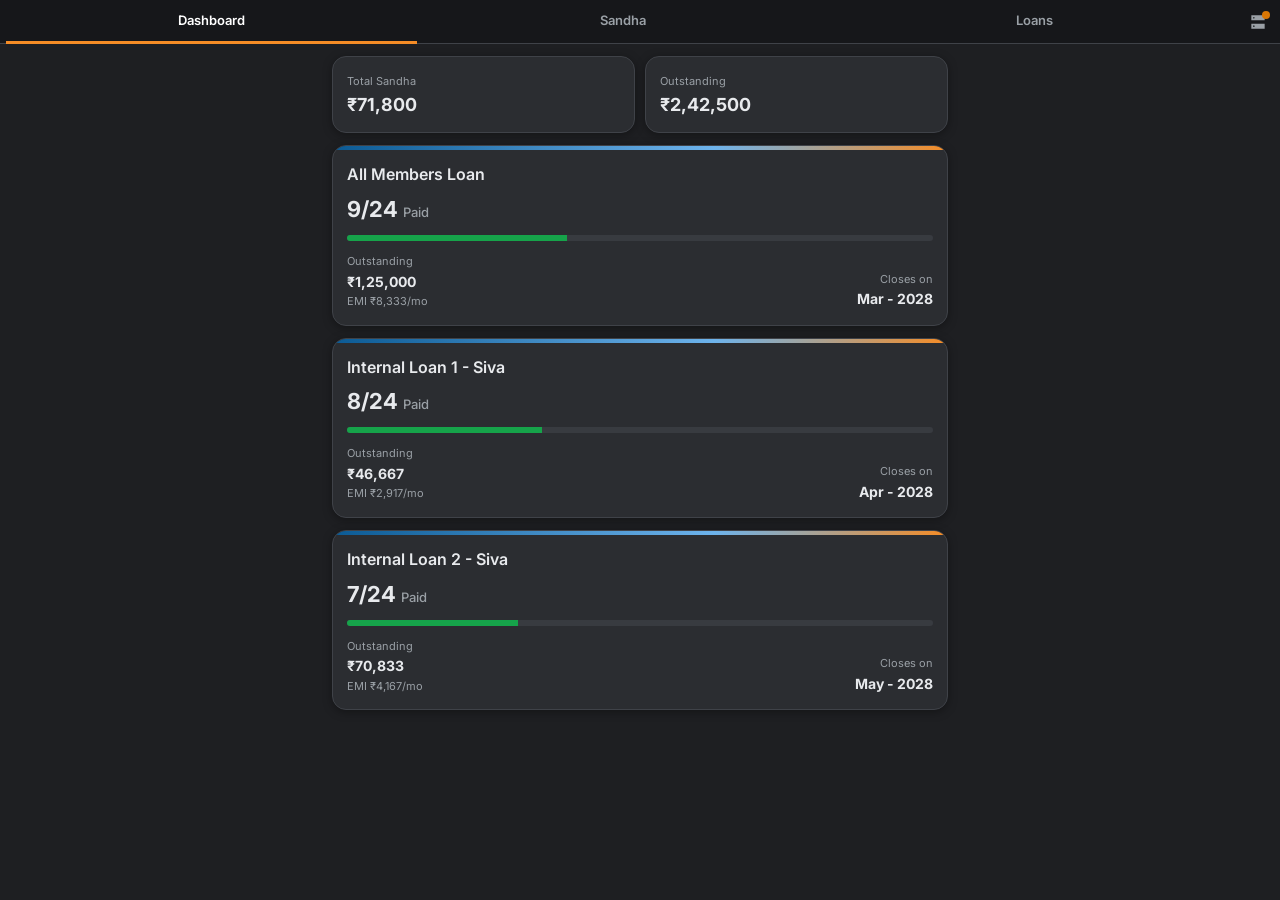
<file: sss.html>
<!DOCTYPE html>
<html lang="en">
<head>
<meta charset="utf-8">
<meta name="viewport" content="width=device-width, initial-scale=1, viewport-fit=cover">
<meta name="theme-color" content="#1e1f22">
<title>SSS Funds</title>
<link rel="preconnect" href="https://fonts.googleapis.com">
<link rel="preconnect" href="https://fonts.gstatic.com" crossorigin>
<link href="https://fonts.googleapis.com/css2?family=Inter:wght@400;500;600;700&display=swap" rel="stylesheet">
<link href="theme.css" rel="stylesheet">
<style>
/* Dark Gray override of the silver theme tokens */
:root{
  --surface:#2b2d31; --surface-page:#1e1f22; --surface-subtle:#383b40; --surface-inverse:#16171a;
  --color-border-light:#3f4248;
  --color-text-dark:#e8eaed; --color-text-muted:#9aa0a6; --color-text-placeholder:#6f757c;
  --color-text-blue:#6db3ec; --color-primary:#0b5a94; --color-accent-blue:#0e6bb0;
  --shadow-raised:0 2px 10px rgba(0,0,0,.35); --shadow-focus:0 0 0 2px rgba(109,179,236,.3);
  --focus-ring:3px solid rgba(109,179,236,.45);
}
body{font-size:14px;padding-bottom:calc(80px + env(safe-area-inset-bottom,0px))}
.topbar{position:sticky;top:0;z-index:60;display:flex;align-items:center;height:calc(44px + env(safe-area-inset-top,0px));
  padding:env(safe-area-inset-top,0px) 4px 0 6px;background:var(--surface-inverse);border-bottom:1px solid var(--color-border-light)}
.tabs{display:flex;flex:1;min-width:0}
.tab{flex:1;height:44px;font:600 13px var(--font-sans);color:var(--color-text-muted);background:none;border:0;border-bottom:3px solid transparent;cursor:pointer}
.tab.on{color:#fff;border-bottom-color:var(--color-accent-orange)}
.dot{width:8px;height:8px;border-radius:50%;background:var(--status-warning);position:absolute;top:7px;right:6px}
.dot.ok{background:var(--status-success)}
.wrap{padding:12px;max-width:640px;margin:0 auto}
.stats{display:grid;grid-template-columns:1fr 1fr;gap:10px;margin-bottom:12px}
.stat{padding:12px 14px}.stat b{display:block;font-size:18px}
.grid{display:grid;gap:12px}
.loan{overflow:hidden}.loan .card__body{padding:14px}
.big{font-size:22px;font-weight:700}
.bar{height:6px;border-radius:3px;background:var(--surface-subtle);overflow:hidden;margin:8px 0 12px}
.bar i{display:block;height:100%;background:var(--status-success)}
.row{display:flex;justify-content:space-between;align-items:flex-end;gap:10px}
.sec{display:flex;justify-content:space-between;align-items:center;margin-bottom:10px}.sec h2{margin:0}
.item{display:flex;align-items:center;gap:10px;padding:12px 14px;margin-bottom:8px}
.item .no{width:22px;color:var(--color-text-muted);font-size:12px}
.item .mid{flex:1;min-width:0}.item .mid div:first-child{font-weight:600;overflow:hidden;text-overflow:ellipsis;white-space:nowrap}
.amt{font-weight:700;text-align:right}
.icon-btn{color:var(--color-text-muted);position:relative}
.modal{max-width:420px}
.toast{position:fixed;left:50%;bottom:calc(20px + env(safe-area-inset-bottom,0px));transform:translateX(-50%);z-index:200;background:var(--surface-subtle);border:1px solid var(--color-border-light);padding:8px 14px;border-radius:var(--radius-pill);font-size:12px}
</style>
</head>
<body>
<nav class="topbar">
  <div class="tabs">
    <button class="tab on" data-t="dash">Dashboard</button>
    <button class="tab" data-t="mem">Sandha</button>
    <button class="tab" data-t="loan">Loans</button>
  </div>
  <button class="icon-btn" id="storeBtn" aria-label="Storage"><svg width="20" height="20" viewBox="0 0 24 24" fill="currentColor"><path d="M4 4h16v6H4zm0 10h16v6H4zM7 7v.01M7 17v.01" stroke="currentColor" stroke-width="0"/><circle cx="7" cy="7" r="1" fill="#2b2d31"/><circle cx="7" cy="17" r="1" fill="#2b2d31"/></svg><span class="dot" id="dot"></span></button>
</nav>
<main class="wrap" id="view"></main>

<script>
const RATE = 200;                         // Sandha per month
const MON = ['Jan','Feb','Mar','Apr','May','Jun','Jul','Aug','Sep','Oct','Nov','Dec'];
const $ = s => document.querySelector(s);
const esc = s => String(s).replace(/[&<>"']/g, c => ({'&':'&amp;','<':'&lt;','>':'&gt;','"':'&quot;',"'":'&#39;'}[c]));
const inr = n => '₹' + Math.round(n).toLocaleString('en-IN');
const mi = ym => { const [y,m] = ym.split('-').map(Number); return y*12 + m - 1; };
const fromMi = n => `${Math.floor(n/12)}-${String(n%12+1).padStart(2,'0')}`;
const fmt = (ym, sep='-') => { const [y,m] = ym.split('-'); return MON[m-1] + sep + y; };
const now = () => { const d = new Date(); return d.getFullYear()*12 + d.getMonth(); };
const uid = () => Date.now().toString(36) + Math.random().toString(36).slice(2,5);

let members = [], loans = [], tab = 'dash', dir = null;

/* ---------- Storage: Google Sheet via Apps Script (browser copy kept as offline cache) ---------- */
const LS = 'sss_funds_v2', CFG = 'sss_cfg';
let cfg = JSON.parse(localStorage.getItem(CFG) || '{}'), synced = false;
const cache = () => localStorage.setItem(LS, JSON.stringify({members, loans}));

async function api(body) {
  const r = await fetch(cfg.url, {method:'POST', headers:{'Content-Type':'text/plain;charset=utf-8'}, body: JSON.stringify({key: cfg.key, ...body})});
  const j = await r.json(); if (!j.ok) throw new Error(j.error || 'Failed'); return j;
}
async function load() {
  if (!cfg.url) return render();
  $('#view').innerHTML = '<div class="loader"><span class="spinner"></span><span class="loader__text">Loading…</span></div>';
  try {
    const j = await api({action:'load'});
    if (!j.members.length && !j.loans.length && (members.length || loans.length)) await api({action:'save', members, loans}); // empty Sheet: upload current data
    else { members = j.members; loans = j.loans; }
    synced = true; cache();
  } catch (e) { synced = false; toast('Offline: ' + e.message); }
  render();
}
async function save() {
  cache(); render();
  if (!cfg.url) return;
  try { await api({action:'save', members, loans}); synced = true; } catch (e) { synced = false; toast('Save failed: ' + e.message); }
  render();
}
function exportJson() {
  for (const [n, d] of [['tblMembers.json', members], ['tblLoans.json', loans]]) {
    const a = document.createElement('a'); a.href = URL.createObjectURL(new Blob([JSON.stringify(d, null, 2)], {type:'application/json'}));
    a.download = n; a.click();
  }
}
function importJson(files) {
  [...files].forEach(f => f.text().then(t => { try {
    const d = JSON.parse(t); if (!Array.isArray(d)) throw 0;
    if (/member/i.test(f.name)) members = d; else if (/loan/i.test(f.name)) loans = d;
    save(); toast('Imported ' + f.name);
  } catch { toast('Invalid file: ' + f.name); } }));
}

/* ---------- Calculations ---------- */
const sandha = m => Math.max(0, now() - mi(m.doj) + 1) * RATE;
function loanInfo(l) {
  const paid = Math.min(l.tenure, Math.max(0, now() - mi(l.date)));
  const emi = l.amount / l.tenure;
  return {paid, emi, out: emi * (l.tenure - paid), close: fromMi(mi(l.date) + l.tenure), done: paid >= l.tenure};
}

/* ---------- Views ---------- */
function render() {
  $('#dot').className = 'dot' + (synced ? ' ok' : '');
  document.querySelectorAll('.tab').forEach(b => b.classList.toggle('on', b.dataset.t === tab));
  const v = $('#view');
  if (tab === 'dash') {
    const out = loans.reduce((s,l) => s + loanInfo(l).out, 0), tot = members.reduce((s,m) => s + sandha(m), 0);
    v.innerHTML = `<div class="stats"><div class="card stat"><span class="text-caption">Total Sandha</span><b>${inr(tot)}</b></div>
      <div class="card stat"><span class="text-caption">Outstanding</span><b>${inr(out)}</b></div></div>
      <div class="grid">${loans.map(l => { const i = loanInfo(l); return `<div class="card loan"><div class="accent-bar"></div><div class="card__body">
        <div class="u-between"><h3 style="margin:0">${esc(l.name)}</h3>${i.done ? '<span class="badge badge--success badge--pill">Closed</span>' : ''}</div>
        <div class="big" style="margin-top:6px">${i.paid}/${l.tenure} <span class="text-muted" style="font-size:13px;font-weight:500">Paid</span></div>
        <div class="bar"><i style="width:${i.paid/l.tenure*100}%"></i></div>
        <div class="row"><div><div class="text-caption">Outstanding</div><b>${inr(i.out)}</b><div class="text-caption">EMI ${inr(i.emi)}/mo</div></div>
        <div style="text-align:right"><div class="text-caption">Closes on</div><b>${fmt(i.close,' - ')}</b></div></div></div></div>`; }).join('') || '<div class="empty">No loans yet</div>'}</div>`;
  } else if (tab === 'mem') {
    v.innerHTML = `<div class="sec"><h2>Sandha Cumulation</h2><button class="btn btn--primary btn--sm" onclick="editMember()">+ Add</button></div>
      ${members.map((m,i) => `<div class="card item"><span class="no">${i+1}</span><div class="mid"><div>${esc(m.name)}</div><div class="text-caption">DOJ ${fmt(m.doj)}</div></div>
        <div class="amt">${inr(sandha(m))}</div>
        <button class="icon-btn" onclick="editMember('${m.id}')" aria-label="Edit">✎</button><button class="icon-btn" onclick="delMember('${m.id}')" aria-label="Delete">🗑</button></div>`).join('') || '<div class="empty">No members yet</div>'}
      <p class="text-caption text-center">${inr(RATE)} per month, counted from the DOJ month</p>`;
  } else {
    v.innerHTML = `<div class="sec"><h2>Loans</h2><button class="btn btn--primary btn--sm" onclick="editLoan()">+ Add</button></div>
      ${loans.map((l,i) => `<div class="card item"><span class="no">${i+1}</span><div class="mid"><div>${esc(l.name)}</div><div class="text-caption">${fmt(l.date)} · ${l.tenure} months</div></div>
        <div class="amt">${inr(l.amount)}</div>
        <button class="icon-btn" onclick="editLoan('${l.id}')" aria-label="Edit">✎</button><button class="icon-btn" onclick="delLoan('${l.id}')" aria-label="Delete">🗑</button></div>`).join('') || '<div class="empty">No loans yet</div>'}`;
  }
}

/* ---------- Modal forms ---------- */
function modal(title, body, onSave, saveLabel = 'Save') {
  closeModal();
  const d = document.createElement('div'); d.className = 'backdrop'; d.id = 'bd';
  d.innerHTML = `<div class="modal"><div class="modal__header"><h3 class="modal__title">${title}</h3><button class="icon-btn" onclick="closeModal()">✕</button></div>
    <div class="modal__body">${body}</div>${onSave ? `<div class="modal__footer"><button class="btn btn--outline" onclick="closeModal()">Cancel</button><button class="btn btn--primary" id="ok">${saveLabel}</button></div>` : ''}</div>`;
  d.addEventListener('click', e => { if (e.target === d) closeModal(); });
  document.body.appendChild(d);
  if (onSave) $('#ok').onclick = () => { if (onSave() !== false) closeModal(); };
}
const closeModal = () => $('#bd')?.remove();
const fld = (id, label, type, val = '', extra = '') => `<div class="field"><label for="${id}">${label}</label><input class="input" id="${id}" type="${type}" value="${esc(val)}" ${extra}></div>`;
const bad = id => { $('#'+id).classList.add('input--invalid'); return false; };

function editMember(id) {
  const m = members.find(x => x.id === id) || {};
  modal(id ? 'Edit Member' : 'Add Member', fld('f1','Name','text',m.name) + fld('f2','Date of Joining','month',m.doj), () => {
    const name = $('#f1').value.trim(), doj = $('#f2').value;
    if (!name) return bad('f1'); if (!doj) return bad('f2');
    if (id) Object.assign(m, {name, doj}); else members.push({id: uid(), name, doj});
    save();
  });
}
function editLoan(id) {
  const l = loans.find(x => x.id === id) || {};
  modal(id ? 'Edit Loan' : 'Add Loan', fld('f1','Loan Name','text',l.name) + fld('f2','Amount (₹)','number',l.amount,'inputmode="numeric" min="1"')
    + fld('f3','Loan Date','month',l.date) + fld('f4','Tenure (months)','number',l.tenure || 24,'inputmode="numeric" min="1"'), () => {
    const name = $('#f1').value.trim(), amount = +$('#f2').value, date = $('#f3').value, tenure = parseInt($('#f4').value);
    if (!name) return bad('f1'); if (!(amount > 0)) return bad('f2'); if (!date) return bad('f3'); if (!(tenure > 0)) return bad('f4');
    if (id) Object.assign(l, {name, amount, date, tenure}); else loans.push({id: uid(), name, amount, date, tenure});
    save();
  });
}
const delMember = id => { const m = members.find(x => x.id === id); if (confirm(`Delete ${m.name}?`)) { members = members.filter(x => x.id !== id); save(); } };
const delLoan = id => { const l = loans.find(x => x.id === id); if (confirm(`Delete ${l.name}?`)) { loans = loans.filter(x => x.id !== id); save(); } };

function storageModal() {
  modal('Google Sheet', `<p class="text-muted">${synced ? '✅ Connected. Every change is saved to your Sheet.' : cfg.url ? '⚠️ Not synced. Check the URL, key and internet.' : 'Paste your Apps Script web app URL and key.'}</p>
    ${fld('c1','Web app URL','url',cfg.url || '','placeholder="https://script.google.com/macros/s/…/exec"')}
    ${fld('c2','Secret key','password',cfg.key || '')}
    <div class="u-col"><button class="btn btn--outline btn--block" id="b2">Export JSON backup</button>
    <label class="btn btn--outline btn--block" style="cursor:pointer">Import JSON files<input type="file" id="b3" accept=".json" multiple hidden></label></div>`,
    () => { cfg = {url: $('#c1').value.trim(), key: $('#c2').value}; localStorage.setItem(CFG, JSON.stringify(cfg)); load(); }, 'Save & connect');
  $('#b2').onclick = exportJson; $('#b3').onchange = e => importJson(e.target.files);
}
function toast(t) { const d = document.createElement('div'); d.className = 'toast'; d.textContent = t; document.body.appendChild(d); setTimeout(() => d.remove(), 2200); }

/* ---------- Init ---------- */
document.querySelectorAll('.tab').forEach(b => b.onclick = () => { tab = b.dataset.t; render(); scrollTo(0,0); });
$('#storeBtn').onclick = storageModal;
(async () => {
  try { const c = JSON.parse(localStorage.getItem(LS)); if (c) { members = c.members || []; loans = c.loans || []; } } catch {}
  if (!localStorage.getItem(LS) && !cfg.url) {   // starter data from the brief
    members = [{id:uid(),name:'Saravanan',doj:'2019-01'},{id:uid(),name:'Sivakumar',doj:'2005-02'}];
    loans = [{id:uid(),name:'All Members Loan',amount:200000,date:'2026-03',tenure:24},
             {id:uid(),name:'Internal Loan 1 - Siva',amount:70000,date:'2026-04',tenure:24},
             {id:uid(),name:'Internal Loan 2 - Siva',amount:100000,date:'2026-05',tenure:24}];
  }
  render(); load();
})();
</script>
</body>
</html>
</file>
<file: theme.css>
/* ============================================================================
   Theme v1.0 — SILVER / LIGHT GRAY variant
   Identical to orion-theme.css except that white surfaces become light gray.
   Only four declarations differ; see the SILVER notes below.
   Implements THEME.md. Drop into any HTML app:

     <link rel="preconnect" href="https://fonts.googleapis.com">
     <link rel="preconnect" href="https://fonts.gstatic.com" crossorigin>
     <link href="https://fonts.googleapis.com/css2?family=Inter:wght@400;500;600;700&display=swap" rel="stylesheet">
     <link href="theme.css" rel="stylesheet">

   Normalised per THEME.md §12: one font stack, one status scale, one shadow tint.
   To embed inside a legacy page instead of theming the document, see §SCOPING.
   ============================================================================ */

/* ---------------------------------------------------------------- TOKENS -- */
:root {
  /* Brand */
  --color-primary: #00416f;
  --color-accent-blue: #002c4a;
  --color-text-blue: #005794;
  --color-accent-orange: #f58c26;

  /* Text */
  --color-text-dark: #001625;
  --color-text-muted: #6b7280;
  --color-text-placeholder: #9aa5b3;

  /* Surfaces */
  --surface: #f4f6f7;        /* SILVER: was #ffffff — cards, menus, modals, inputs */
  --surface-page: #e5e9eb;   /* SILVER: new — page ground, one step deeper than cards */
  --surface-subtle: #dfe8ef; /* SILVER: was #f2f7fa — deepened so hover reads on gray */
  --surface-inverse: #0b2a45;

  /* Borders */
  --color-border-light: #d7dddf;
  --border-inverse: rgba(255, 255, 255, 0.12);

  /* Status */
  --status-danger: #a52834;
  --status-warning: #d97706;
  --status-success: #16a34a;
  --status-info: var(--color-text-blue);
  --status-danger-bg: #fdecea;
  --status-danger-border: #fda29b;
  --status-warning-bg: #fff8ed;
  --status-success-bg: #ecfdf3;

  /* Radii */
  --radius-sm: 4px;
  --radius-md: 6px;
  --radius-lg: 8px;
  --radius-xl: 10px;
  --radius-2xl: 14px;
  --radius-pill: 20px;
  --radius-circle: 50%;

  /* Elevation — blue-tinted, never pure black */
  --shadow-focus: 0 0 0 2px rgba(0, 38, 62, 0.12);
  --shadow-raised: 0 2px 10px rgba(0, 38, 62, 0.08);
  --shadow-menu: 0 8px 24px rgba(0, 38, 62, 0.12);
  --shadow-modal: 0 16px 48px rgba(0, 38, 62, 0.24);
  --shadow-drawer: 4px 0 24px rgba(0, 0, 0, 0.3);
  --focus-ring: 3px solid rgba(0, 65, 111, 0.35);

  /* Scrims */
  --scrim-light: rgba(0, 0, 0, 0.45);
  --scrim: rgba(0, 0, 0, 0.5);
  --scrim-heavy: rgba(0, 0, 0, 0.6);

  /* Motion */
  --ease: ease;
  --dur-fast: 0.15s;
  --dur-medium: 0.18s;
  --dur-slow: 0.2s;
  --dur-drawer: 0.25s;
  --dur-panel: 0.3s;

  /* Type */
  --font-sans: Inter, "SF Pro Display", -apple-system, BlinkMacSystemFont, "Segoe UI",
    Roboto, "Helvetica Neue", Arial, sans-serif;
  --font-mono: Consolas, "Courier New", monospace;

  /* Spacing */
  --space-1: 4px;
  --space-2: 8px;
  --space-3: 12px;
  --space-4: 16px;
  --space-5: 24px;
  --space-6: 32px;

  /* Layout */
  --sidebar-width: 188px;
  --sidebar-width-collapsed: 68px;
  --panel-width: 320px;
}

/* --------------------------------------------------------------- SCOPING --
   Embedding in a legacy page? Delete the :root selector above, wrap your
   markup in <div class="orion">, and re-declare the block on .orion so the
   tokens can't leak into surrounding markup.                                */

/* ------------------------------------------------------------------ BASE -- */
*,
*::before,
*::after {
  box-sizing: border-box;
}

html {
  -webkit-text-size-adjust: 100%;
}

body {
  margin: 0;
  font-family: var(--font-sans);
  font-size: 13px;
  line-height: 1.6;
  color: var(--color-text-dark);
  background: var(--surface-page);
  -webkit-font-smoothing: antialiased;
}

h1, h2, h3, h4, h5, h6 { margin: 0 0 var(--space-2); line-height: 1.35; font-weight: 600; }
h1 { font-size: 22px; font-weight: 700; }
h2 { font-size: 18px; }
h3 { font-size: 16px; }
h4 { font-size: 14px; }
h5, h6 { font-size: 13px; }

p { margin: 0 0 var(--space-3); }

a { color: var(--color-text-blue); text-decoration: none; }
a:hover { text-decoration: underline; }

code, pre, .mono { font-family: var(--font-mono); font-size: 12px; }
pre {
  padding: var(--space-3);
  background: var(--surface-subtle);
  border-left: 3px solid var(--color-text-blue);
  border-radius: var(--radius-md);
  overflow-x: auto;
}

hr { height: 1px; margin: var(--space-4) 0; border: 0; background: var(--color-border-light); }

:focus-visible { outline: var(--focus-ring); outline-offset: 2px; }

/* ------------------------------------------------------------ TYPOGRAPHY -- */
.text-muted { color: var(--color-text-muted); }
.text-blue { color: var(--color-text-blue); }
.text-primary { color: var(--color-primary); }
.text-accent { color: var(--color-accent-orange); }
.text-danger { color: var(--status-danger); }
.text-label { font-size: 12px; font-weight: 600; }
.text-caption { font-size: 11px; color: var(--color-text-muted); }
.text-center { text-align: center; }

/* ---------------------------------------------------------------- LAYOUT -- */
.app-shell { display: flex; height: 100vh; overflow: hidden; }
.app-shell__content { flex: 1; min-width: 0; overflow: hidden; display: flex; flex-direction: column; }

.page {
  display: flex;
  flex-direction: column;
  height: 100%;
  padding: 10px 20px;
  overflow: hidden;
}
/* Fixed chrome must never compress when content is tall. */
.page > .page__header,
.page > .page__toolbar { flex: none; }
.page__body { flex: 1; min-height: 0; display: flex; gap: var(--space-4); overflow: hidden; }
.page__main { flex: 1; min-width: 0; display: flex; flex-direction: column; }
.scroll-area { flex: 1; min-height: 0; overflow: auto; }

.page__header {
  display: flex;
  align-items: center;
  justify-content: space-between;
  gap: var(--space-3);
  padding-bottom: var(--space-2);
}

/* Brand rule — top edge of a card, or under a header. */
.accent-bar {
  height: 4px;
  border-radius: var(--radius-2xl) var(--radius-2xl) 0 0;
  background: linear-gradient(90deg,
    var(--color-primary) 0%, var(--color-text-blue) 62%, var(--color-accent-orange) 100%);
}

/* Decorative page ground. */
.bg-soft {
  background: var(--surface-subtle);
  background-image:
    radial-gradient(circle at 15% 12%, rgba(0, 65, 111, 0.1), transparent 45%),
    radial-gradient(circle at 88% 88%, rgba(245, 140, 38, 0.1), transparent 42%);
}
.bg-inverse { background: var(--surface-inverse); color: #fff; }

/* --------------------------------------------------------------- SIDEBAR -- */
.sidebar {
  flex: 0 0 var(--sidebar-width);
  width: var(--sidebar-width);
  height: 100vh;
  padding: 22px 12px 18px;
  display: flex;
  flex-direction: column;
  background: var(--surface-inverse);
  color: #fff;
  overflow: hidden;
  transition: width var(--dur-slow) var(--ease), flex-basis var(--dur-slow) var(--ease);
}
.sidebar--collapsed { flex-basis: var(--sidebar-width-collapsed); width: var(--sidebar-width-collapsed); }

.sidebar__nav { display: flex; flex-direction: column; gap: var(--space-1); margin-top: var(--space-5); }
.sidebar__item {
  display: flex;
  align-items: center;
  gap: 10px;
  width: 100%;
  padding: 9px 12px;
  font: 500 14px/1.4 var(--font-sans);
  color: #fff;
  text-align: left;
  background: none;
  border: 0;
  border-radius: var(--radius-lg);
  cursor: pointer;
  transition: background var(--dur-fast) var(--ease);
}
.sidebar__item:hover:not(:disabled) { background: rgba(255, 255, 255, 0.08); }
.sidebar__item--active { background: var(--surface); color: var(--surface-inverse); font-weight: 600; }
.sidebar__item:disabled { opacity: 0.5; cursor: not-allowed; }
.sidebar__divider { height: 1px; margin: var(--space-3) 0; background: var(--border-inverse); }

/* --------------------------------------------------------------- BUTTONS -- */
.btn {
  display: inline-flex;
  align-items: center;
  justify-content: center;
  gap: 6px;
  height: 40px;
  padding: 0 16px;
  font: 600 14px/1 var(--font-sans);
  color: var(--color-text-dark);
  background: transparent;
  border: 1px solid transparent;
  border-radius: var(--radius-lg);
  cursor: pointer;
  white-space: nowrap;
  transition: background var(--dur-fast) var(--ease), border-color var(--dur-fast) var(--ease),
    color var(--dur-fast) var(--ease), transform 0.05s var(--ease);
}
.btn:active { transform: translateY(1px); }
.btn:disabled { opacity: 0.55; cursor: not-allowed; transform: none; }

.btn--primary { background: var(--color-primary); border-color: var(--color-primary); color: #fff; }
.btn--primary:hover:not(:disabled) { background: var(--color-accent-blue); border-color: var(--color-accent-blue); }

.btn--outline { border-color: var(--color-border-light); }
.btn--outline:hover:not(:disabled) { background: var(--surface-subtle); border-color: var(--color-primary); }

.btn--ghost:hover:not(:disabled) { background: var(--surface-subtle); }

.btn--danger { background: var(--status-danger); border-color: var(--status-danger); color: #fff; }

.btn--link {
  height: auto; padding: 4px 2px;
  font-weight: 500; color: var(--color-text-blue);
}
.btn--link:hover:not(:disabled) { text-decoration: underline; }

.btn--block { width: 100%; }
.btn--lg { height: 48px; font-size: 15px; }
.btn--sm { height: 32px; padding: 0 10px; font-size: 12px; }

.btn-group { display: inline-flex; }
.btn-group .btn { border-radius: 0; margin-left: -1px; }
.btn-group .btn:first-child { border-radius: var(--radius-lg) 0 0 var(--radius-lg); margin-left: 0; }
.btn-group .btn:last-child { border-radius: 0 var(--radius-lg) var(--radius-lg) 0; }

.icon-btn {
  display: inline-flex; align-items: center; justify-content: center;
  width: 36px; height: 36px;
  color: var(--color-text-muted);
  background: none; border: 0; border-radius: var(--radius-md);
  cursor: pointer;
  transition: background var(--dur-fast) var(--ease), color var(--dur-fast) var(--ease);
}
.icon-btn:hover { background: var(--surface-subtle); color: var(--color-primary); }

/* ------------------------------------------------------------------ FORM -- */
.field { margin-bottom: var(--space-4); }
.field > label { display: block; margin-bottom: 6px; font-size: 12px; font-weight: 600; }
.field__hint { margin: 6px 0 0; font-size: 11px; color: var(--color-text-muted); }

.input,
.select,
.textarea {
  width: 100%;
  font: 400 15px/1.5 var(--font-sans);
  color: var(--color-text-dark);
  background: var(--surface);
  border: 1px solid var(--color-border-light);
  border-radius: var(--radius-lg);
  outline: none;
  transition: border-color var(--dur-fast) var(--ease), box-shadow var(--dur-fast) var(--ease);
  -webkit-appearance: none;
  appearance: none;
}
.input, .select { height: 46px; padding: 0 14px; }
.textarea { padding: 10px 14px; min-height: 96px; resize: vertical; }
.input--sm, .select--sm { height: 36px; padding: 0 10px; font-size: 13px; }

.input::placeholder, .textarea::placeholder { color: var(--color-text-placeholder); }
.input:focus, .select:focus, .textarea:focus {
  border-color: var(--color-primary);
  box-shadow: var(--shadow-focus);
}
.input:disabled, .select:disabled, .textarea:disabled {
  background: var(--surface-subtle); color: var(--color-text-muted); cursor: not-allowed;
}
.input--invalid { border-color: var(--status-danger); }

/* Native arrow removed above; redraw it. */
.select {
  padding-right: 34px;
  background-image: url("data:image/svg+xml,%3Csvg xmlns='http://www.w3.org/2000/svg' viewBox='0 0 24 24' fill='%236b7280'%3E%3Cpath d='M7 10l5 5 5-5z'/%3E%3C/svg%3E");
  background-repeat: no-repeat;
  background-position: right 10px center;
  background-size: 18px;
}

.check {
  display: inline-flex; align-items: center; gap: 9px;
  font-size: 13px; cursor: pointer; user-select: none;
}
.check input { width: 17px; height: 17px; margin: 0; flex: none; accent-color: var(--color-primary); cursor: pointer; }

.search {
  display: inline-flex; align-items: center; gap: 6px;
  height: 36px; padding: 0 10px;
  background: var(--surface);
  border: 1px solid var(--color-border-light);
  border-radius: var(--radius-md);
  color: var(--color-text-muted);
}
.search input { border: 0; outline: none; font: inherit; font-size: 13px; color: var(--color-text-dark); background: none; }
.search:focus-within { border-color: var(--color-primary); box-shadow: var(--shadow-focus); }

/* -------------------------------------------------------- BADGES / CHIPS -- */
.badge {
  display: inline-block; padding: 4px 12px;
  font-size: 12px; font-weight: 600; line-height: 1.4; color: #fff;
  border-radius: var(--radius-md);
  background: var(--color-text-muted);
}
.badge--high, .badge--danger { background: var(--status-danger); }
.badge--medium, .badge--warning { background: var(--status-warning); }
.badge--low, .badge--success { background: var(--status-success); }
.badge--info { background: var(--status-info); }
.badge--pill { border-radius: var(--radius-pill); }

.chip {
  display: inline-flex; align-items: center; gap: 4px;
  padding: 4px 10px;
  font-size: 12px; font-weight: 500;
  color: var(--color-text-blue);
  background: var(--surface-subtle);
  border-radius: var(--radius-pill);
}
.chip button {
  display: inline-flex; padding: 0; color: inherit;
  background: none; border: 0; cursor: pointer; opacity: 0.7;
}
.chip button:hover { opacity: 1; }

/* ----------------------------------------------------------------- CARDS -- */
.card {
  background: var(--surface);
  border: 1px solid var(--color-border-light);
  border-radius: var(--radius-2xl);
  box-shadow: var(--shadow-raised);
  transition: box-shadow var(--dur-medium) var(--ease), transform var(--dur-medium) var(--ease);
}
.card--interactive { cursor: pointer; }
.card--interactive:hover { box-shadow: var(--shadow-menu); }
.card.is-selected { background: var(--surface-subtle); border-color: var(--color-primary); }
.card__body { padding: var(--space-4); }
.card__media { height: 150px; background: var(--color-primary); border-radius: var(--radius-2xl) var(--radius-2xl) 0 0; overflow: hidden; }
.card__media img { width: 100%; height: 100%; object-fit: cover; display: block; }

/* ----------------------------------------------------------------- TABLE -- */
.table { width: 100%; border-collapse: collapse; font-size: 13px; }
.table th {
  padding: 10px 12px;
  font-size: 12px; font-weight: 600; text-align: left; white-space: nowrap;
  color: #fff; background: var(--color-primary);
}
.table th:first-child { border-radius: var(--radius-md) 0 0 0; }
.table th:last-child { border-radius: 0 var(--radius-md) 0 0; }
.table td { padding: 10px 12px; border-bottom: 1px solid var(--color-border-light); }
.table tbody tr:hover { background: var(--surface-subtle); }
.table tbody tr.is-selected { background: var(--surface-subtle); }
.table__wrap { overflow-x: auto; }

/* ------------------------------------------------------------------ MENU -- */
.menu {
  min-width: 200px; padding: 6px;
  background: var(--surface);
  border: 1px solid var(--color-border-light);
  border-radius: var(--radius-lg);
  box-shadow: var(--shadow-menu);
}
.menu__label { padding: 6px 10px; font-size: 11px; font-weight: 700; text-transform: uppercase;
  letter-spacing: 0.04em; color: var(--color-text-muted); }
.menu__option {
  display: flex; align-items: center; gap: var(--space-2);
  width: 100%; padding: 8px 10px;
  font: 400 13px/1.4 var(--font-sans); color: var(--color-text-dark); text-align: left;
  background: none; border: 0; border-radius: var(--radius-md); cursor: pointer;
}
.menu__option:hover { background: var(--surface-subtle); }
.menu__option.is-active { color: var(--color-primary); font-weight: 600; }
.menu__divider { height: 1px; margin: 6px 0; background: var(--color-border-light); }

.dropdown { position: relative; display: inline-block; }
.dropdown .menu { position: absolute; z-index: 50; top: calc(100% + 4px); left: 0; }
.dropdown .menu--right { left: auto; right: 0; }

/* --------------------------------------------------------------- BANNERS -- */
.banner {
  display: flex; align-items: flex-start; gap: var(--space-2);
  padding: 10px 12px; margin-bottom: var(--space-3);
  font-size: 13px; line-height: 1.5;
  border: 1px solid; border-radius: var(--radius-lg);
}
.banner--error { color: var(--status-danger); background: var(--status-danger-bg); border-color: var(--status-danger-border); }
.banner--warning { color: var(--status-warning); background: var(--status-warning-bg); border-color: #f7d3b4; }
.banner--success { color: var(--status-success); background: var(--status-success-bg); border-color: #a6f4c5; }
.banner--info { color: var(--color-text-blue); background: var(--surface-subtle); border-color: var(--color-border-light); }

/* ----------------------------------------------------- MODAL / OVERLAYS -- */
.backdrop {
  position: fixed; inset: 0; z-index: 100;
  display: flex; align-items: center; justify-content: center;
  padding: var(--space-4);
  background: var(--scrim);
}
.backdrop--heavy { background: var(--scrim-heavy); }
.modal {
  width: 100%; max-width: 520px; max-height: 90vh; overflow: auto;
  background: var(--surface);
  border-radius: var(--radius-2xl);
  box-shadow: var(--shadow-modal);
}
.modal--lg { max-width: 800px; }
.modal__header {
  display: flex; align-items: center; justify-content: space-between;
  padding: var(--space-4);
  border-bottom: 1px solid var(--color-border-light);
}
.modal__title { margin: 0; font-size: 16px; font-weight: 600; }
.modal__body { padding: var(--space-4); }
.modal__footer {
  display: flex; justify-content: flex-end; gap: var(--space-2);
  padding: var(--space-4);
  border-top: 1px solid var(--color-border-light);
}

/* ----------------------------------------------------------------- PANEL -- */
.panel {
  width: var(--panel-width); flex: none;
  position: relative; overflow-y: auto;
  padding: var(--space-4);
  background: var(--surface);
  border-left: 1px solid var(--color-border-light);
  animation: orion-panel-in var(--dur-panel) var(--ease);
}
/* Delay unmount by --dur-panel or the exit never plays. */
.panel--closing { animation: orion-panel-out var(--dur-panel) var(--ease); }

@keyframes orion-panel-in {
  from { opacity: 0; transform: translateX(24px); }
  to { opacity: 1; transform: translateX(0); }
}
@keyframes orion-panel-out {
  from { opacity: 1; transform: translateX(0); }
  to { opacity: 0; transform: translateX(24px); }
}

/* --------------------------------------------------------------- SPINNER -- */
.spinner {
  display: inline-block; width: 28px; height: 28px;
  border: 3px solid var(--color-border-light);
  border-top-color: var(--color-primary);
  border-radius: var(--radius-circle);
  animation: orion-spin 0.8s linear infinite;
}
.spinner--sm { width: 16px; height: 16px; border-width: 2px; }
@keyframes orion-spin { to { transform: rotate(360deg); } }

.loader { display: flex; flex-direction: column; align-items: center; gap: var(--space-3); padding: var(--space-6); }
.loader__text { font-size: 13px; color: var(--color-text-muted); }

.empty { padding: var(--space-6); font-size: 13px; text-align: center; color: var(--color-text-muted); }

/* ------------------------------------------------------------- UTILITIES -- */
.u-row { display: flex; align-items: center; gap: var(--space-2); }
.u-col { display: flex; flex-direction: column; gap: var(--space-2); }
.u-between { display: flex; align-items: center; justify-content: space-between; gap: var(--space-3); }
.u-wrap { flex-wrap: wrap; }
.u-grow { flex: 1; min-width: 0; }
.u-divider { width: 1px; align-self: stretch; background: var(--color-border-light); }
.u-hidden { display: none !important; }
.u-sr-only {
  position: absolute; width: 1px; height: 1px; padding: 0; margin: -1px;
  overflow: hidden; clip: rect(0 0 0 0); white-space: nowrap; border: 0;
}

/* ----------------------------------------------------------- RESPONSIVE -- */
@media (max-width: 900px) {
  .app-shell { height: auto; display: block; overflow: visible; }
  .page { height: auto; overflow: visible; padding: var(--space-3); }
  .page__body { flex-direction: column; overflow: visible; }
  .panel { width: 100%; border-left: 0; border-top: 1px solid var(--color-border-light); }
  .sidebar {
    position: fixed; z-index: 90; top: 0; left: 0;
    transform: translateX(-100%);
    transition: transform var(--dur-drawer) var(--ease);
    box-shadow: var(--shadow-drawer);
  }
  .sidebar--open { transform: translateX(0); }
}

@media (max-width: 640px) {
  .page__header { flex-wrap: wrap; }
  .modal { max-width: 100%; }
}

@media (max-width: 480px) {
  .card__media { height: 210px; }
  .btn { padding: 0 12px; }
}

@media (prefers-reduced-motion: reduce) {
  *, *::before, *::after {
    animation-duration: 0.01ms !important;
    animation-iteration-count: 1 !important;
    transition-duration: 0.01ms !important;
  }
}
</file>
